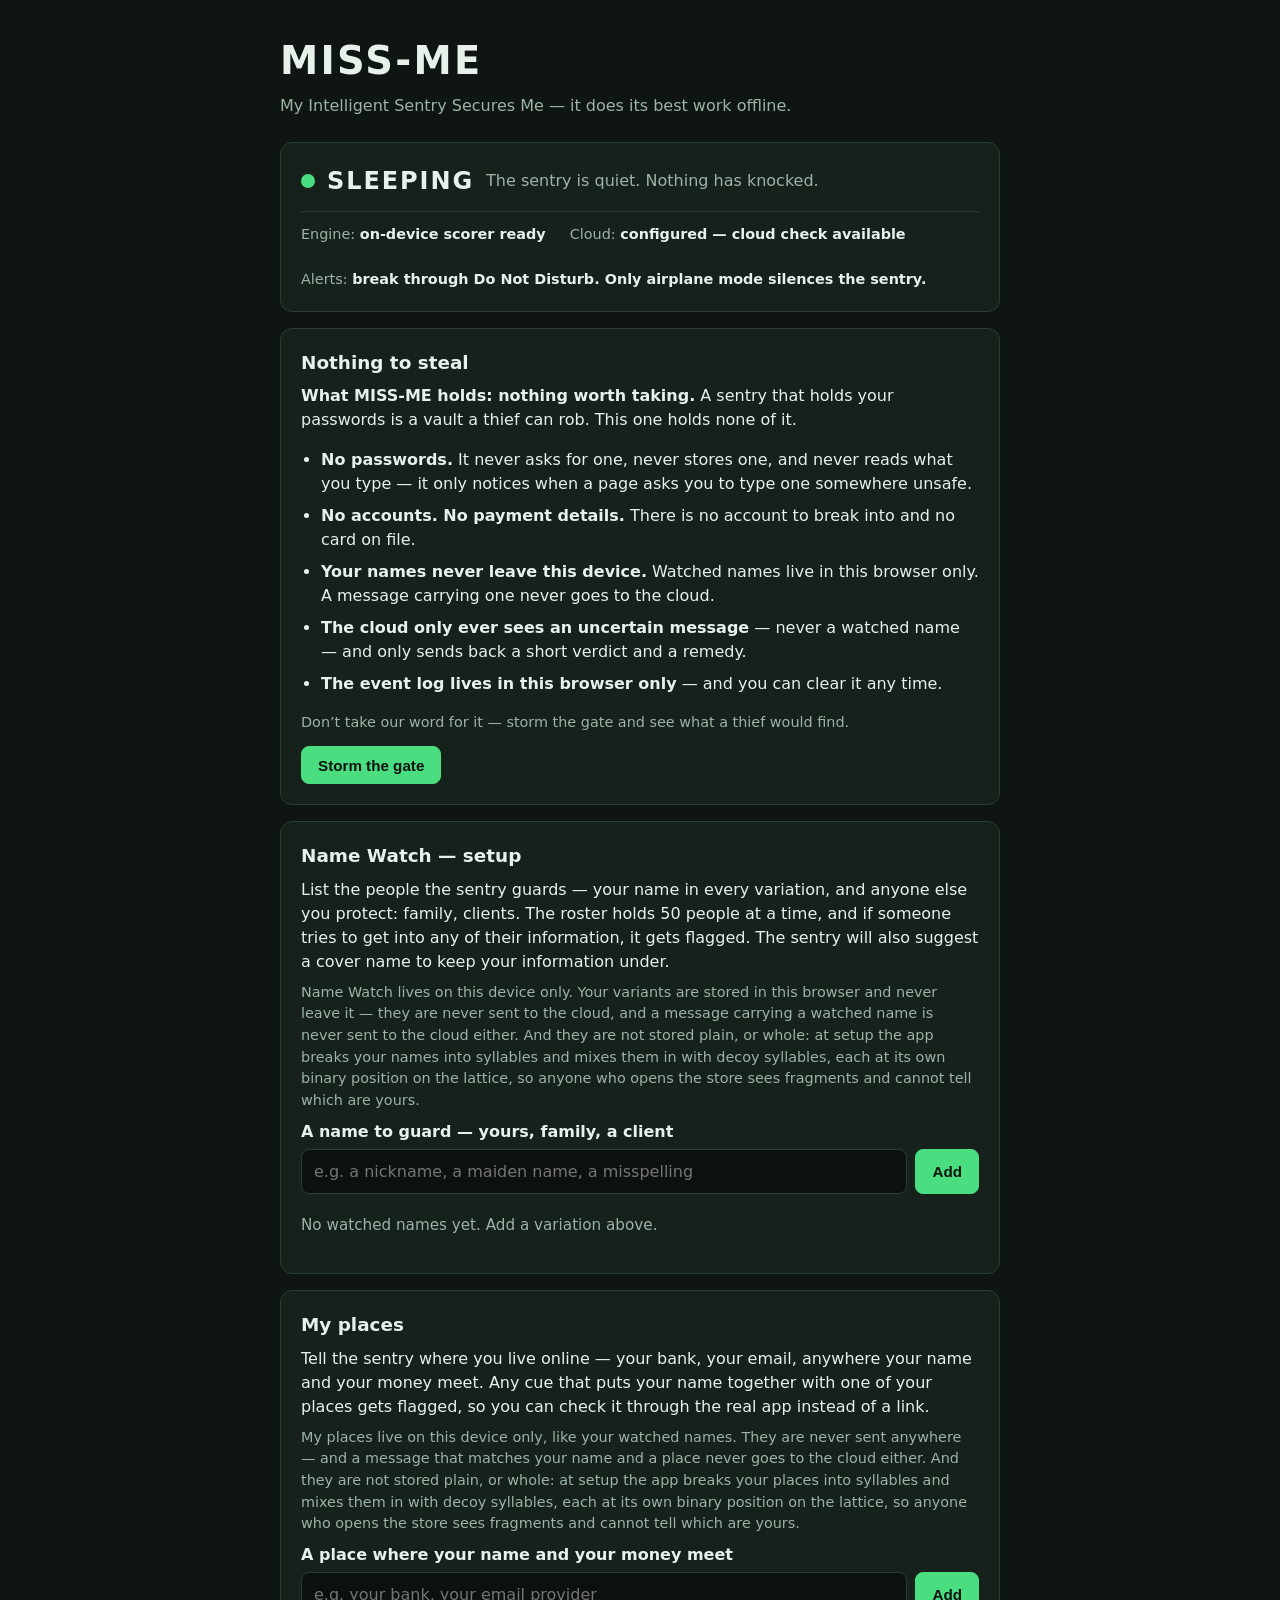
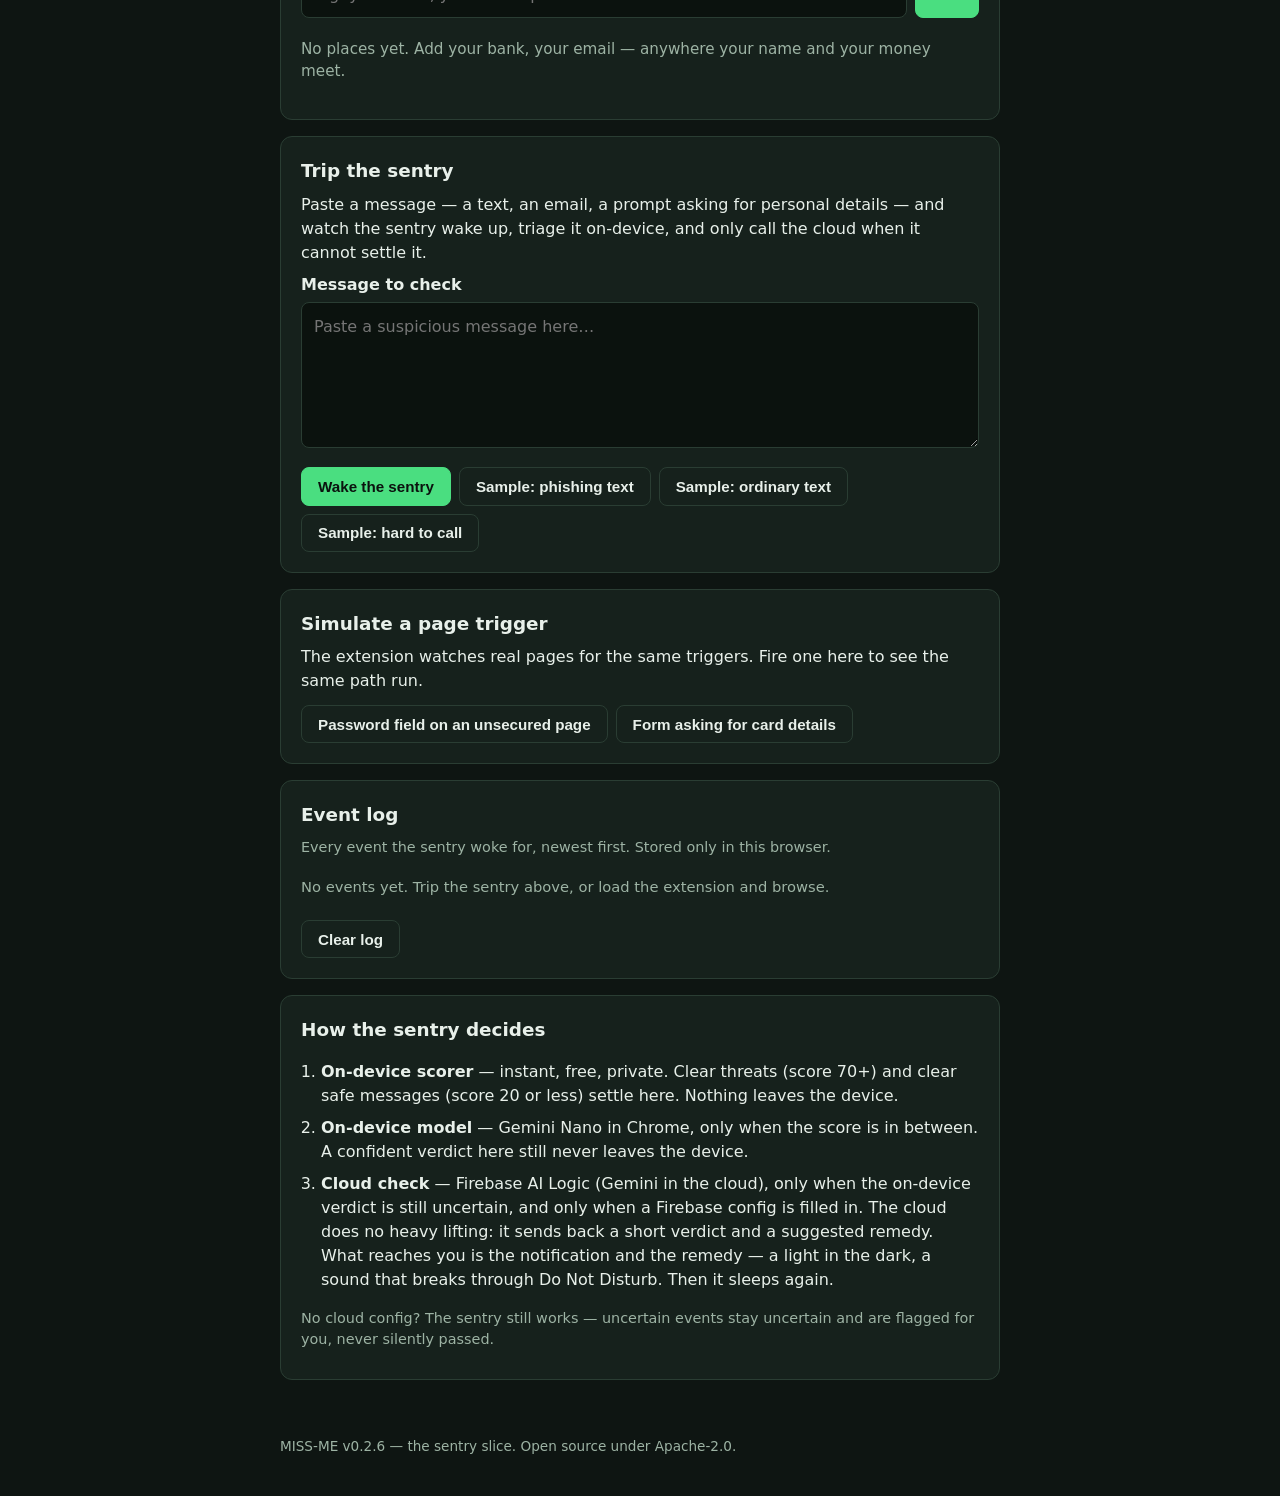
<file: dashboard/index.html>
<!doctype html>
<html lang="en">
<head>
<meta charset="utf-8">
<meta name="viewport" content="width=device-width, initial-scale=1">
<title>MISS-ME — My Intelligent Sentry Secures Me</title>
<link rel="stylesheet" href="styles.css">
<script type="importmap">
{
  "imports": {
    "firebase/app": "https://www.gstatic.com/firebasejs/13.4.0/firebase-app.js",
    "firebase/ai": "https://www.gstatic.com/firebasejs/13.4.0/firebase-ai.js",
    "firebase/app-check": "https://www.gstatic.com/firebasejs/13.4.0/firebase-app-check.js"
  }
}
</script>
</head>
<body>
<header>
  <h1>MISS-ME</h1>
  <p class="tagline">My Intelligent Sentry Secures Me — it does its best work offline.</p>
</header>

<main>
  <section id="status-card" class="card">
    <div class="status-row">
      <span id="status-dot" class="dot sleeping" aria-hidden="true"></span>
      <span id="status-word">SLEEPING</span>
      <span id="status-detail">The sentry is quiet. Nothing has knocked.</span>
    </div>
    <div class="engine-row">
      <span>Engine: <strong id="engine-state">on-device scorer ready</strong></span>
      <span>Cloud: <strong id="cloud-state">not configured — running fully on-device</strong></span>
      <span>Alerts: <strong>break through Do Not Disturb. Only airplane mode silences the sentry.</strong></span>
    </div>
  </section>

  <section class="card">
    <h2>Nothing to steal</h2>
    <p><strong>What MISS-ME holds: nothing worth taking.</strong> A sentry that holds your passwords is a vault a thief can rob. This one holds none of it.</p>
    <ul class="holds-list">
      <li><strong>No passwords.</strong> It never asks for one, never stores one, and never reads what you type — it only notices when a page asks you to type one somewhere unsafe.</li>
      <li><strong>No accounts. No payment details.</strong> There is no account to break into and no card on file.</li>
      <li><strong>Your names never leave this device.</strong> Watched names live in this browser only. A message carrying one never goes to the cloud.</li>
      <li><strong>The cloud only ever sees an uncertain message</strong> — never a watched name — and only sends back a short verdict and a remedy.</li>
      <li><strong>The event log lives in this browser only</strong> — and you can clear it any time.</li>
    </ul>
    <p class="muted">Don’t take our word for it — storm the gate and see what a thief would find.</p>
    <div class="button-row">
      <button id="storm-btn" type="button">Storm the gate</button>
    </div>
    <div id="storm-result" class="storm-result hidden" aria-live="polite"></div>
  </section>

  <section class="card">
    <h2>Name Watch — setup</h2>
    <p>List the people the sentry guards — your name in every variation, and anyone else you protect: family, clients. The roster holds 50 people at a time, and if someone tries to get into any of their information, it gets flagged. The sentry will also suggest a cover name to keep your information under.</p>
    <p class="muted">Name Watch lives on this device only. Your variants are stored in this browser and never leave it — they are never sent to the cloud, and a message carrying a watched name is never sent to the cloud either. And they are not stored plain, or whole: at setup the app breaks your names into syllables and mixes them in with decoy syllables, each at its own binary position on the lattice, so anyone who opens the store sees fragments and cannot tell which are yours.</p>
    <label for="variant-input">A name to guard — yours, family, a client</label>
    <div class="inline-row">
      <input id="variant-input" type="text" placeholder="e.g. a nickname, a maiden name, a misspelling" autocomplete="off">
      <button id="add-variant" type="button">Add</button>
    </div>
    <ul id="variant-list" class="variant-list"></ul>
    <p id="nw-hidden-line" class="muted"></p>
    <div id="cover-box" class="cover-box hidden">
      <p><strong>Suggested cover name:</strong> <span id="cover-suggestion"></span></p>
      <div class="button-row">
        <button id="use-cover" type="button" class="ghost">Use this cover name</button>
        <button id="new-cover" type="button" class="ghost">Suggest another</button>
      </div>
      <label for="cover-input">Or type your own cover name</label>
      <div class="inline-row">
        <input id="cover-input" type="text" placeholder="Your cover name" autocomplete="off">
        <button id="save-cover" type="button">Save</button>
      </div>
      <p class="muted" id="cover-status"></p>
    </div>
  </section>

  <section class="card">
    <h2>My places</h2>
    <p>Tell the sentry where you live online — your bank, your email, anywhere your name and your money meet. Any cue that puts your name together with one of your places gets flagged, so you can check it through the real app instead of a link.</p>
    <p class="muted">My places live on this device only, like your watched names. They are never sent anywhere — and a message that matches your name and a place never goes to the cloud either. And they are not stored plain, or whole: at setup the app breaks your places into syllables and mixes them in with decoy syllables, each at its own binary position on the lattice, so anyone who opens the store sees fragments and cannot tell which are yours.</p>
    <label for="place-input">A place where your name and your money meet</label>
    <div class="inline-row">
      <input id="place-input" type="text" placeholder="e.g. your bank, your email provider" autocomplete="off">
      <button id="add-place" type="button">Add</button>
    </div>
    <ul id="place-list" class="variant-list"></ul>
    <p id="pl-hidden-line" class="muted"></p>
  </section>

  <section class="card">
    <h2>Trip the sentry</h2>
    <p>Paste a message — a text, an email, a prompt asking for personal details — and watch the sentry wake up, triage it on-device, and only call the cloud when it cannot settle it.</p>
    <label for="probe-text">Message to check</label>
    <textarea id="probe-text" rows="5" placeholder="Paste a suspicious message here…"></textarea>
    <div class="button-row">
      <button id="analyze-btn" type="button">Wake the sentry</button>
      <button id="sample-phish" type="button" class="ghost">Sample: phishing text</button>
      <button id="sample-legit" type="button" class="ghost">Sample: ordinary text</button>
      <button id="sample-grey" type="button" class="ghost">Sample: hard to call</button>
    </div>
    <div id="verdict" class="verdict hidden" aria-live="polite"></div>
  </section>

  <section class="card">
    <h2>Simulate a page trigger</h2>
    <p>The extension watches real pages for the same triggers. Fire one here to see the same path run.</p>
    <div class="button-row">
      <button id="sim-password" type="button" class="ghost">Password field on an unsecured page</button>
      <button id="sim-form" type="button" class="ghost">Form asking for card details</button>
    </div>
  </section>

  <section class="card">
    <h2>Event log</h2>
    <p class="muted">Every event the sentry woke for, newest first. Stored only in this browser.</p>
    <ol id="event-log" class="event-log"></ol>
    <div class="button-row">
      <button id="clear-log" type="button" class="ghost">Clear log</button>
    </div>
  </section>

  <section class="card how">
    <h2>How the sentry decides</h2>
    <ol>
      <li><strong>On-device scorer</strong> — instant, free, private. Clear threats (score 70+) and clear safe messages (score 20 or less) settle here. Nothing leaves the device.</li>
      <li><strong>On-device model</strong> — Gemini Nano in Chrome, only when the score is in between. A confident verdict here still never leaves the device.</li>
      <li><strong>Cloud check</strong> — Firebase AI Logic (Gemini in the cloud), only when the on-device verdict is still uncertain, and only when a Firebase config is filled in. The cloud does no heavy lifting: it sends back a short verdict and a suggested remedy. What reaches you is the notification and the remedy — a light in the dark, a sound that breaks through Do Not Disturb. Then it sleeps again.</li>
    </ol>
    <p class="muted">No cloud config? The sentry still works — uncertain events stay uncertain and are flagged for you, never silently passed.</p>
  </section>
</main>

<footer>
  <p>MISS-ME v0.2.6 — the sentry slice. Open source under Apache-2.0.</p>
</footer>

<script type="module" src="app.js?v=0.2.6"></script>
</body>
</html>
</file>
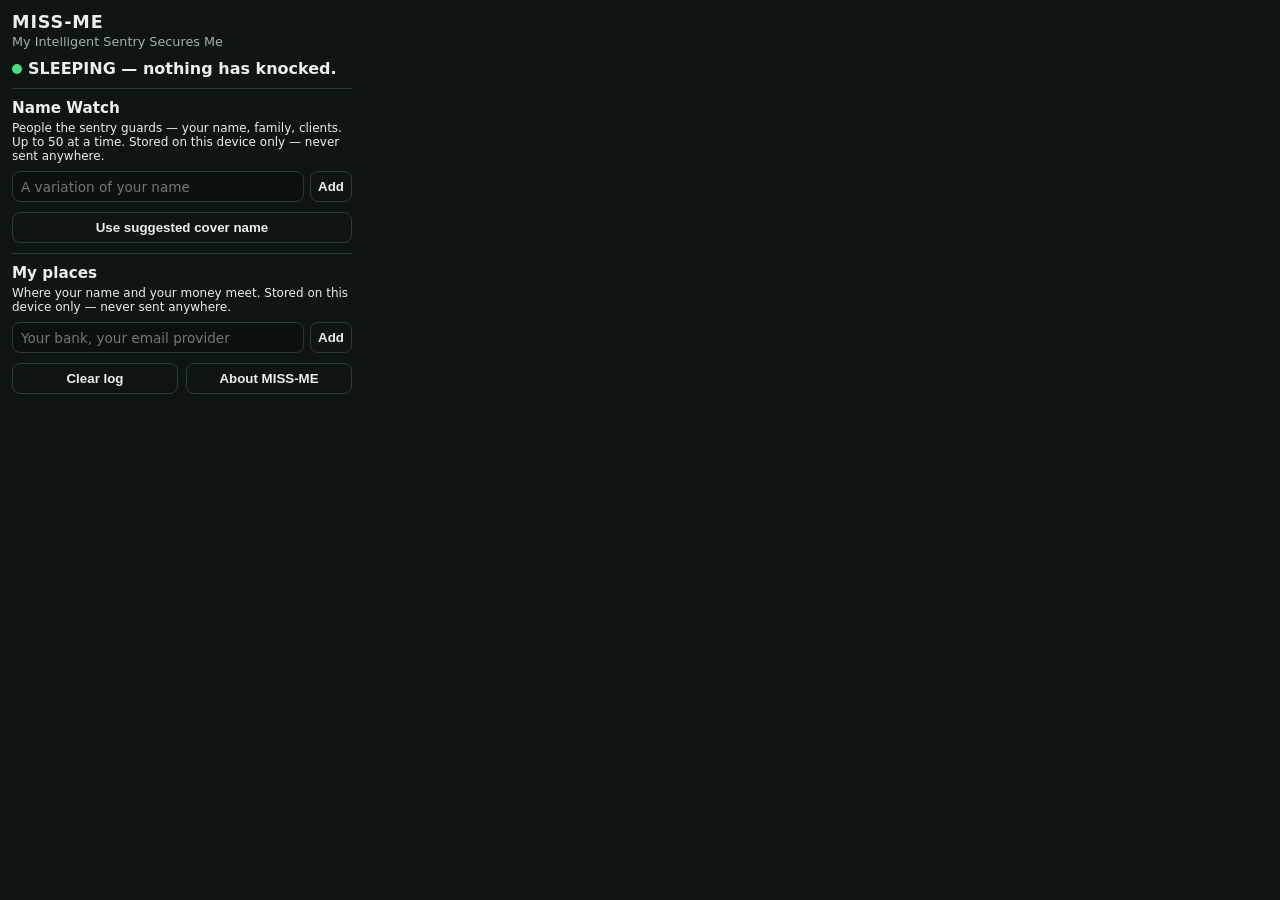
<file: extension/popup.html>
<!doctype html>
<html lang="en">
<head>
<meta charset="utf-8">
<style>
  body { width: 340px; margin: 0; padding: 12px; font-family: system-ui, sans-serif; background: #0e1512; color: #e8f0ea; }
  h1 { font-size: 1.1rem; margin: 0 0 2px; letter-spacing: 0.05em; }
  .sub { color: #9db3a4; font-size: 0.8rem; margin: 0 0 10px; }
  .status { font-weight: 700; margin-bottom: 10px; }
  .status .dot { display: inline-block; width: 10px; height: 10px; border-radius: 50%; background: #4ade80; margin-right: 6px; }
  ul { list-style: none; margin: 0; padding: 0; }
  li { border-top: 1px solid #2a3d33; padding: 8px 0; font-size: 0.85rem; }
  li .muted { color: #9db3a4; font-size: 0.75rem; }
  .badge { display: inline-block; font-size: 0.65rem; font-weight: 800; border-radius: 999px; padding: 1px 7px; margin-left: 4px; }
  .badge.on-device { background: #4ade80; color: #0b120e; }
  .badge.cloud { background: #60a5fa; color: #0b120e; }
  .empty { color: #9db3a4; }
  .row { display: flex; gap: 8px; margin-top: 10px; }
  button { flex: 1; cursor: pointer; border: 1px solid #2a3d33; background: transparent; color: #e8f0ea; border-radius: 8px; padding: 7px; font-weight: 600; }
  a { color: #4ade80; }
  .nw { border-top: 1px solid #2a3d33; margin-top: 10px; padding-top: 10px; }
  .nw h2 { font-size: 0.95rem; margin: 0 0 4px; }
  .nw p { font-size: 0.75rem; margin: 0 0 8px; }
  .nw-row { display: flex; gap: 6px; }
  .nw-row input { flex: 1; background: #0b120e; color: #e8f0ea; border: 1px solid #2a3d33; border-radius: 8px; padding: 6px 8px; font: inherit; font-size: 0.85rem; min-width: 0; }
  .nw-row button { flex: none; }
  #nw-list li { display: flex; gap: 6px; align-items: center; }
  #nw-list li span { flex: 1; }
  #nw-list button { flex: none; padding: 2px 8px; font-size: 0.75rem; }
  #pl-list li { display: flex; gap: 6px; align-items: center; }
  #pl-list li span { flex: 1; }
  #pl-list button { flex: none; padding: 2px 8px; font-size: 0.75rem; }
</style>
</head>
<body>
  <h1>MISS-ME</h1>
  <p class="sub">My Intelligent Sentry Secures Me</p>
  <div class="status"><span class="dot"></span><span id="status-text">SLEEPING — nothing has knocked.</span></div>
  <ul id="event-list"></ul>
  <div class="nw">
    <h2>Name Watch</h2>
    <p class="muted">People the sentry guards — your name, family, clients. Up to 50 at a time. Stored on this device only — never sent anywhere.</p>
    <div class="nw-row">
      <input id="nw-input" type="text" placeholder="A variation of your name">
      <button id="nw-add" type="button">Add</button>
    </div>
    <ul id="nw-list"></ul>
    <p id="nw-hidden-line" class="muted"></p>
    <p id="nw-cover-line" class="muted"></p>
    <div class="row">
      <button id="nw-use-cover" type="button">Use suggested cover name</button>
    </div>
  </div>
  <div class="nw">
    <h2>My places</h2>
    <p class="muted">Where your name and your money meet. Stored on this device only — never sent anywhere.</p>
    <div class="nw-row">
      <input id="pl-input" type="text" placeholder="Your bank, your email provider">
      <button id="pl-add" type="button">Add</button>
    </div>
    <ul id="pl-list"></ul>
    <p id="pl-hidden-line" class="muted"></p>
  </div>
  <div class="row">
    <button id="clear-btn" type="button">Clear log</button>
    <button id="repo-btn" type="button">About MISS-ME</button>
  </div>
  <script src="decoys.js"></script>
  <script src="syllables.js"></script>
  <script src="popup.js"></script>
</body>
</html>
</file>
<file: dashboard/styles.css>
:root {
  --bg: #0e1512;
  --card: #16211c;
  --ink: #e8f0ea;
  --muted: #9db3a4;
  --line: #2a3d33;
  --green: #4ade80;
  --amber: #fbbf24;
  --red: #f87171;
  --blue: #60a5fa;
  --accent: #4ade80;
}
* { box-sizing: border-box; }
body {
  margin: 0;
  background: var(--bg);
  color: var(--ink);
  font-family: system-ui, -apple-system, "Segoe UI", Roboto, sans-serif;
  line-height: 1.5;
}
header { padding: 2rem 1.25rem 0.5rem; max-width: 760px; margin: 0 auto; }
h1 { margin: 0; font-size: 2.4rem; letter-spacing: 0.06em; }
.tagline { color: var(--muted); margin: 0.25rem 0 0; }
main { max-width: 760px; margin: 0 auto; padding: 1rem 1.25rem 2rem; }
.card {
  background: var(--card);
  border: 1px solid var(--line);
  border-radius: 12px;
  padding: 1.25rem;
  margin-bottom: 1rem;
}
h2 { margin: 0 0 0.5rem; font-size: 1.15rem; }
p { margin: 0.5rem 0; }
.muted { color: var(--muted); font-size: 0.9rem; }
label { display: block; font-weight: 600; margin-bottom: 0.35rem; }
textarea {
  width: 100%;
  background: #0b120e;
  color: var(--ink);
  border: 1px solid var(--line);
  border-radius: 8px;
  padding: 0.75rem;
  font: inherit;
  resize: vertical;
}
.button-row { display: flex; flex-wrap: wrap; gap: 0.5rem; margin-top: 0.75rem; }
button {
  cursor: pointer;
  border: 1px solid var(--accent);
  background: var(--accent);
  color: #0b120e;
  font-weight: 700;
  border-radius: 8px;
  padding: 0.6rem 1rem;
  font-size: 0.95rem;
}
button.ghost {
  background: transparent;
  color: var(--ink);
  border-color: var(--line);
  font-weight: 600;
}
button:disabled { opacity: 0.55; cursor: wait; }
.status-row { display: flex; align-items: center; gap: 0.75rem; flex-wrap: wrap; }
.dot { width: 14px; height: 14px; border-radius: 50%; display: inline-block; }
.dot.sleeping { background: var(--green); }
.dot.awake { background: var(--amber); }
.dot.escalated { background: var(--blue); }
#status-word { font-size: 1.5rem; font-weight: 800; letter-spacing: 0.08em; }
#status-detail { color: var(--muted); }
.engine-row {
  display: flex; gap: 1.5rem; flex-wrap: wrap;
  margin-top: 0.75rem; padding-top: 0.75rem;
  border-top: 1px solid var(--line);
  font-size: 0.9rem; color: var(--muted);
}
.engine-row strong { color: var(--ink); }
.verdict { margin-top: 1rem; border: 1px solid var(--line); border-radius: 8px; padding: 1rem; }
.verdict.hidden { display: none; }
.verdict.safe { border-color: var(--green); }
.verdict.suspicious { border-color: var(--red); }
.verdict.uncertain { border-color: var(--amber); }
.verdict h3 { margin: 0 0 0.5rem; font-size: 1.25rem; }
.badge {
  display: inline-block;
  font-size: 0.75rem; font-weight: 800; letter-spacing: 0.06em;
  border-radius: 999px; padding: 0.15rem 0.6rem; margin-left: 0.5rem;
  vertical-align: middle;
}
.badge.on-device { background: var(--green); color: #0b120e; }
.badge.cloud { background: var(--blue); color: #0b120e; }
.verdict ul { margin: 0.5rem 0; padding-left: 1.25rem; }
.verdict .meta { color: var(--muted); font-size: 0.85rem; }
.remedy {
  background: #0b120e;
  border-left: 3px solid var(--accent);
  border-radius: 0 8px 8px 0;
  padding: 0.6rem 0.8rem;
}
/* The alert: a light flashing in the dark. */
.alert-flash {
  display: flex; align-items: center; gap: 0.6rem;
  background: #0b120e;
  border: 1px solid var(--amber);
  border-radius: 8px;
  padding: 0.6rem 0.8rem;
  margin: 0.75rem 0;
  font-weight: 700; font-size: 0.9rem;
}
.alert-dot {
  width: 12px; height: 12px; border-radius: 50%;
  background: var(--amber); flex: none;
  animation: sentry-flash 1.2s ease-in-out infinite;
}
@keyframes sentry-flash {
  0%, 100% { opacity: 1; box-shadow: 0 0 0 0 rgba(251, 191, 36, 0.5); }
  50% { opacity: 0.35; box-shadow: 0 0 0 6px rgba(251, 191, 36, 0); }
}
.event-log { list-style: none; margin: 0; padding: 0; }
.event-log li {
  border-top: 1px solid var(--line);
  padding: 0.6rem 0;
  font-size: 0.92rem;
}
.event-log li:first-child { border-top: 0; }
.event-log .empty { color: var(--muted); }
.event-log .ev-text { color: var(--muted); font-size: 0.85rem; word-break: break-word; }
.how ol { padding-left: 1.25rem; }
.how li { margin-bottom: 0.5rem; }
/* Name Watch setup */
.inline-row { display: flex; gap: 0.5rem; }
.inline-row input { flex: 1; }
input[type="text"] {
  background: #0b120e;
  color: var(--ink);
  border: 1px solid var(--line);
  border-radius: 8px;
  padding: 0.6rem 0.75rem;
  font: inherit;
  min-width: 0;
}
.variant-list { list-style: none; margin: 0.75rem 0 0; padding: 0; }
.variant-list li {
  display: flex; align-items: center; gap: 0.5rem;
  border-top: 1px solid var(--line);
  padding: 0.5rem 0; font-size: 0.95rem;
}
.variant-list li:first-child { border-top: 0; }
.variant-list .empty { color: var(--muted); }
.variant-list button {
  margin-left: auto; padding: 0.25rem 0.6rem; font-size: 0.85rem;
}
.cover-box {
  margin-top: 1rem; padding-top: 1rem;
  border-top: 1px solid var(--line);
}
.cover-box.hidden { display: none; }
.namewatch-note {
  background: #0b120e;
  border-left: 3px solid var(--blue);
  border-radius: 0 8px 8px 0;
  padding: 0.6rem 0.8rem;
  margin-bottom: 0.75rem;
}
/* Nothing to steal */
.holds-list { padding-left: 1.25rem; }
.holds-list li { margin-bottom: 0.5rem; }
.storm-result { margin-top: 1rem; border: 1px solid var(--line); border-radius: 8px; padding: 1rem; }
.storm-result.hidden { display: none; }
.storm-result h3 { margin: 0 0 0.5rem; font-size: 1.1rem; }
.storm-result ul { margin: 0.5rem 0; padding-left: 1.25rem; }
.storm-result li { margin-bottom: 0.35rem; }
footer { max-width: 760px; margin: 0 auto; padding: 0 1.25rem 2rem; color: var(--muted); font-size: 0.85rem; }
</file>
